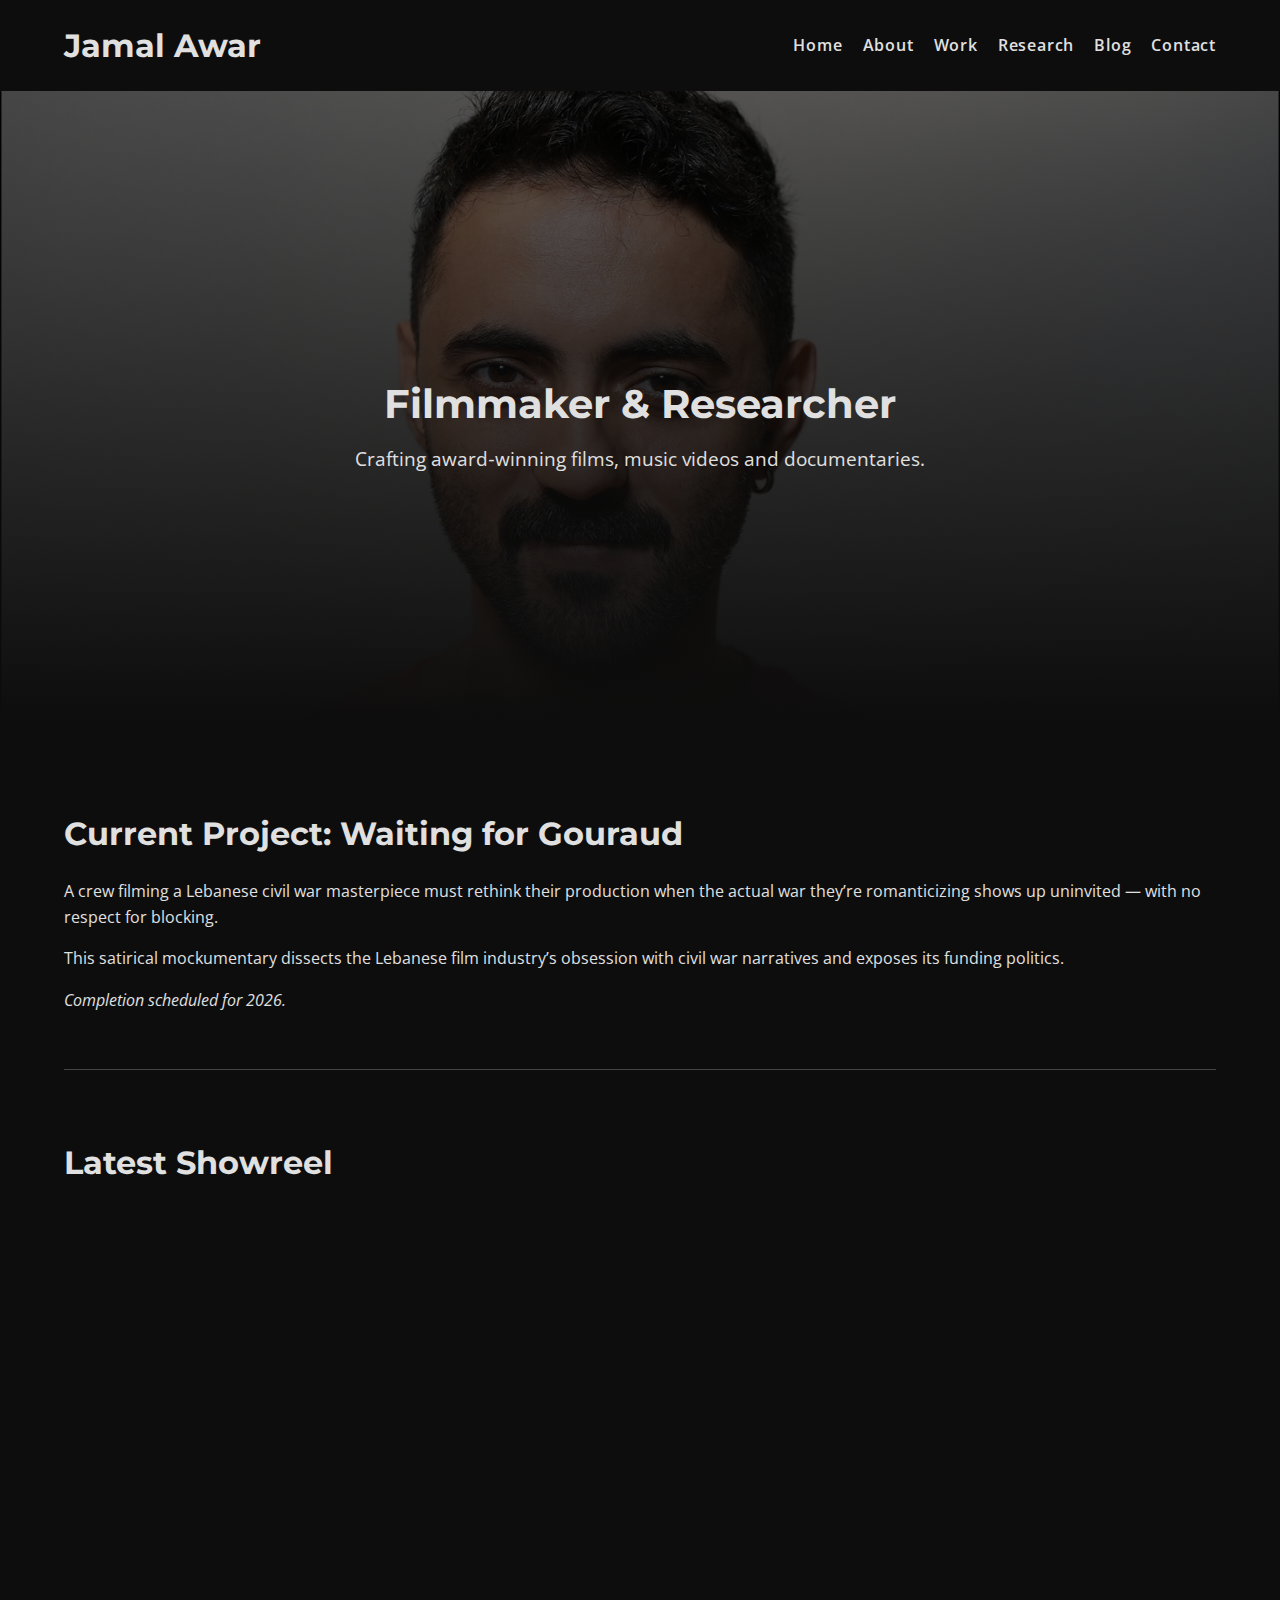
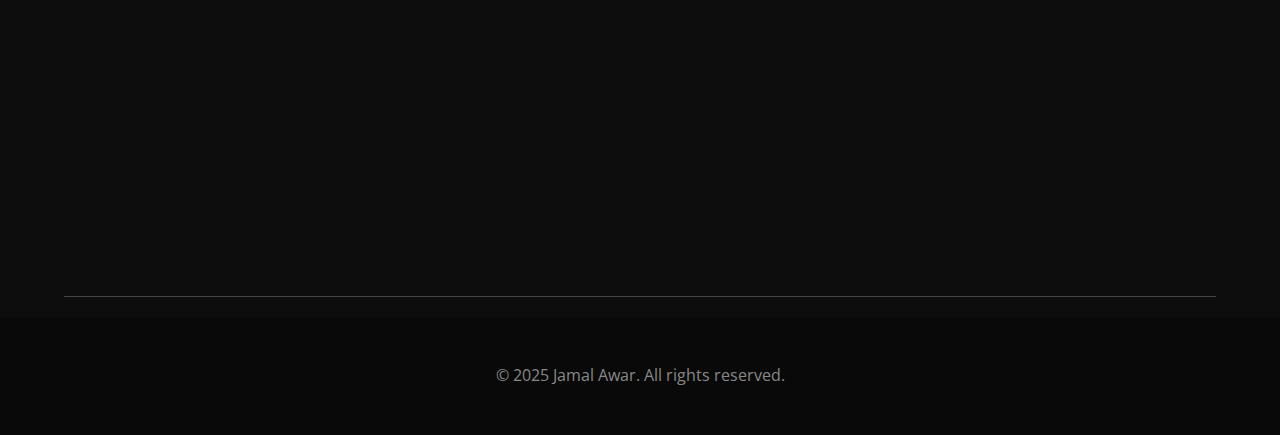
<file: index.html>
<!DOCTYPE html>
<html lang="en">
<head>
  <meta charset="UTF-8">
  <meta name="viewport" content="width=device-width, initial-scale=1.0">
  <title>Jamal Awar - Filmmaker & Researcher</title>
  <link rel="stylesheet" href="css/style.css">
</head>
<body>
  <header class="container">
    <h1>Jamal Awar</h1>
    <nav>
      <ul>
        <li><a href="index.html">Home</a></li>
        <li><a href="about.html">About</a></li>
        <li><a href="portfolio.html">Work</a></li>
        <li><a href="research.html">Research</a></li>
        <li><a href="blog.html">Blog</a></li>
        <li><a href="contact.html">Contact</a></li>
      </ul>
    </nav>
  </header>
  <div class="hero">
    <div>
      <h2>Filmmaker & Researcher</h2>
      <p>Crafting award‑winning films, music videos and documentaries.</p>
    </div>
  </div>
  <div class="container">
    <section class="section">
      <h2>Current Project: Waiting for Gouraud</h2>
      <p>A crew filming a Lebanese civil war masterpiece must rethink their production when the actual war they’re romanticizing shows up uninvited — with no respect for blocking.</p>
      <p>This satirical mockumentary dissects the Lebanese film industry’s obsession with civil war narratives and exposes its funding politics.</p>
      <p><em>Completion scheduled for 2026.</em></p>
    </section>
    <section class="section">
      <h2>Latest Showreel</h2>
      <div style="position: relative; padding-bottom: 56.25%; height: 0; overflow: hidden;">
        <!-- Vimeo embed: replace VIDEO_ID when available -->
        <iframe src="https://player.vimeo.com/video/856769164" style="position: absolute; top:0; left:0; width:100%; height:100%;" frameborder="0" allow="autoplay; fullscreen; picture-in-picture" allowfullscreen></iframe>
      </div>
    </section>
  </div>
  <footer>
    <p>&copy; 2025 Jamal Awar. All rights reserved.</p>
  </footer>
</body>
</html>
</file>
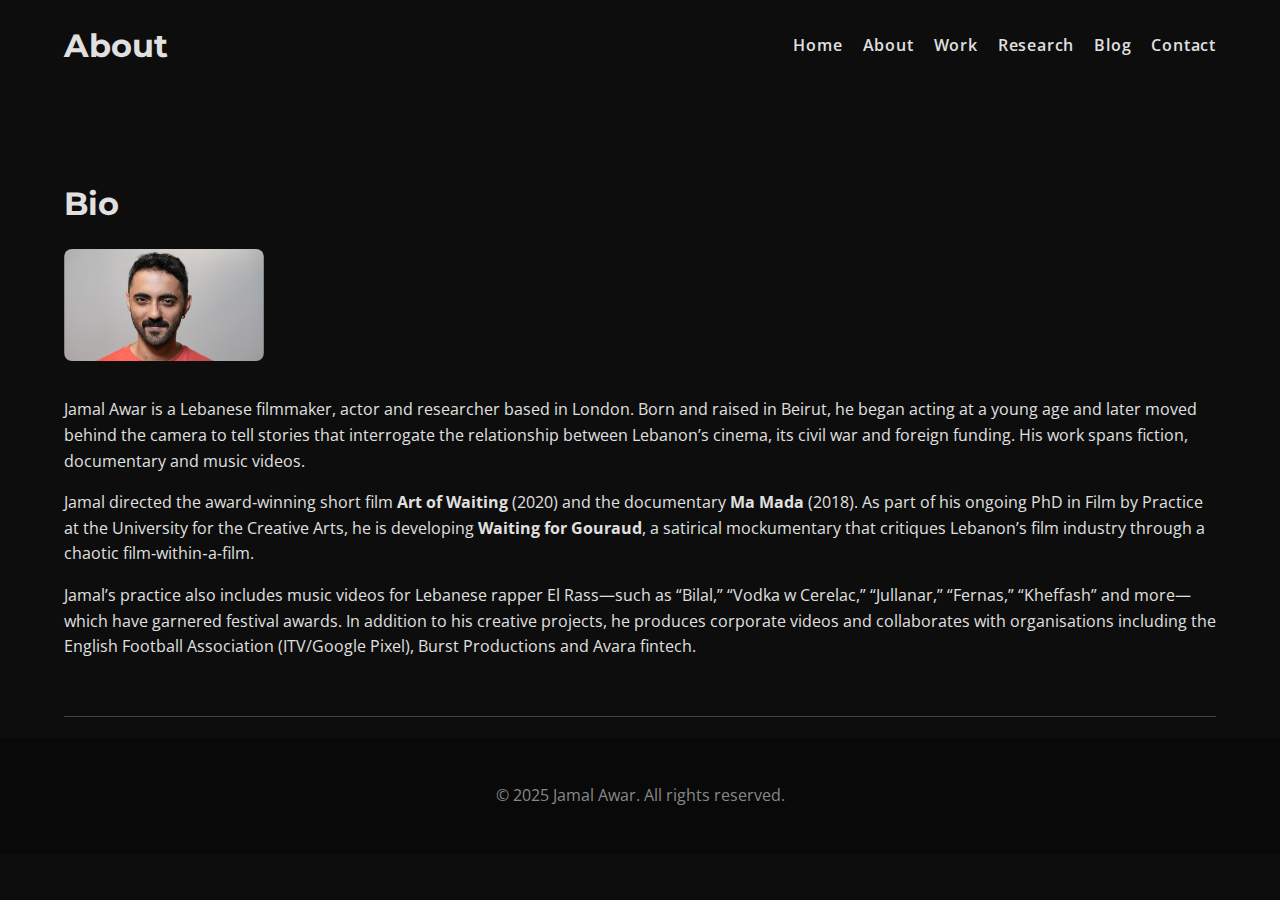
<file: about.html>
<!DOCTYPE html>
<html lang="en">
<head>
  <meta charset="UTF-8">
  <meta name="viewport" content="width=device-width, initial-scale=1.0">
  <title>About - Jamal Awar</title>
  <link rel="stylesheet" href="css/style.css">
</head>
<body>
  <header class="container">
    <h1>About</h1>
    <nav>
      <ul>
        <li><a href="index.html">Home</a></li>
        <li><a href="about.html">About</a></li>
        <li><a href="portfolio.html">Work</a></li>
        <li><a href="research.html">Research</a></li>
        <li><a href="blog.html">Blog</a></li>
        <li><a href="contact.html">Contact</a></li>
      </ul>
    </nav>
  </header>
  <div class="container">
    <section class="section">
      <h2>Bio</h2>
      <div style="display: flex; flex-wrap: wrap; gap: 20px; align-items: flex-start;">
        <img src="images/headshot.jpg" alt="Jamal Awar headshot" style="max-width: 200px; border-radius: 8px;" />
        <div>
          <p>Jamal Awar is a Lebanese filmmaker, actor and researcher based in London. Born and raised in Beirut, he began acting at a young age and later moved behind the camera to tell stories that interrogate the relationship between Lebanon’s cinema, its civil war and foreign funding. His work spans fiction, documentary and music videos.</p>
          <p>Jamal directed the award‑winning short film <strong>Art of Waiting</strong> (2020) and the documentary <strong>Ma Mada</strong> (2018). As part of his ongoing PhD in Film by Practice at the University for the Creative Arts, he is developing <strong>Waiting for Gouraud</strong>, a satirical mockumentary that critiques Lebanon’s film industry through a chaotic film‑within‑a‑film.</p>
          <p>Jamal’s practice also includes music videos for Lebanese rapper El Rass—such as “Bilal,” “Vodka w Cerelac,” “Jullanar,” “Fernas,” “Kheffash” and more—which have garnered festival awards. In addition to his creative projects, he produces corporate videos and collaborates with organisations including the English Football Association (ITV/Google Pixel), Burst Productions and Avara fintech.</p>
        </div>
      </div>
    </section>
  </div>
  <footer>
    <p>&copy; 2025 Jamal Awar. All rights reserved.</p>
  </footer>
</body>
</html>
</file>
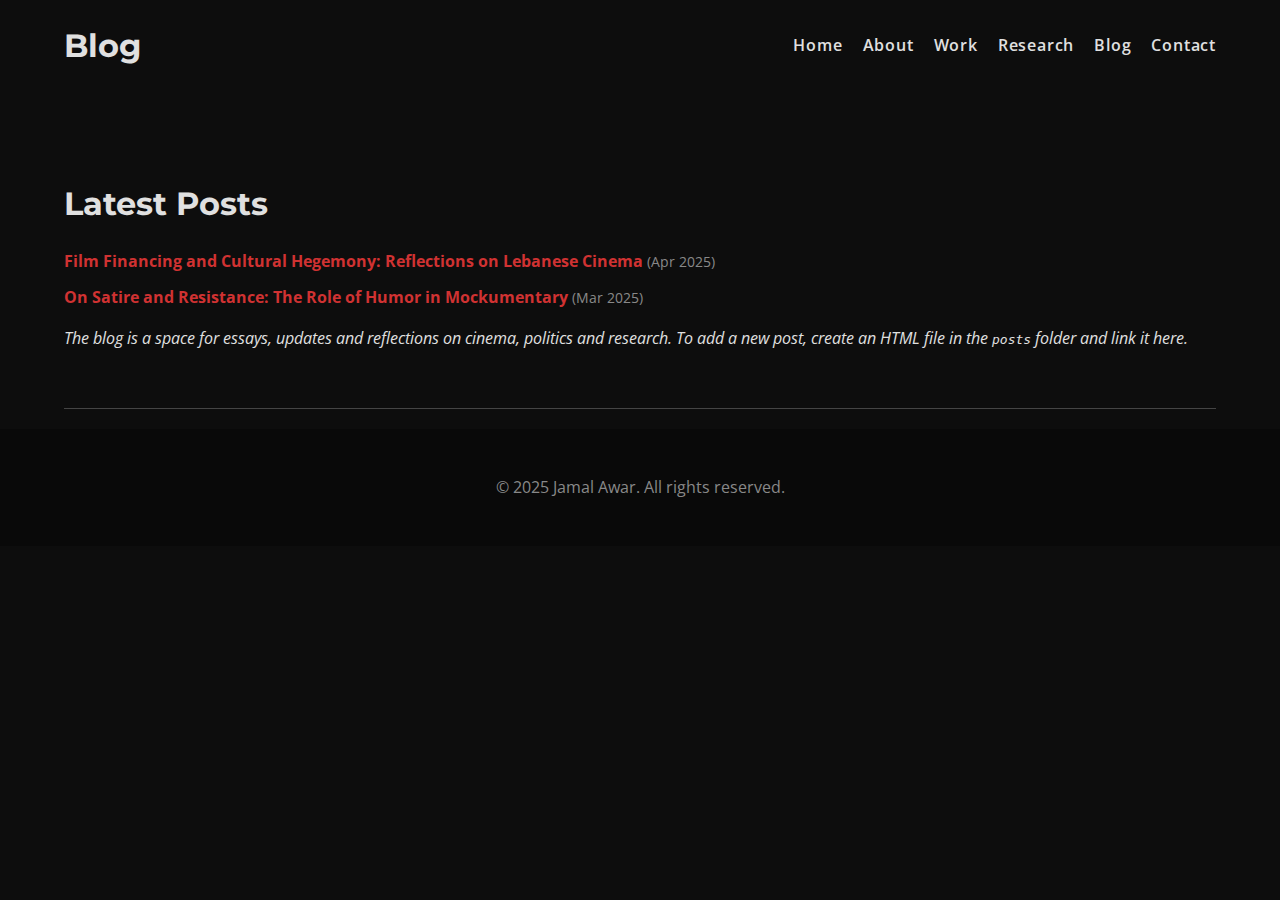
<file: blog.html>
<!DOCTYPE html>
<html lang="en">
<head>
  <meta charset="UTF-8">
  <meta name="viewport" content="width=device-width, initial-scale=1.0">
  <title>Blog - Jamal Awar</title>
  <link rel="stylesheet" href="css/style.css">
</head>
<body>
  <header class="container">
    <h1>Blog</h1>
    <nav>
      <ul>
        <li><a href="index.html">Home</a></li>
        <li><a href="about.html">About</a></li>
        <li><a href="portfolio.html">Work</a></li>
        <li><a href="research.html">Research</a></li>
        <li><a href="blog.html">Blog</a></li>
        <li><a href="contact.html">Contact</a></li>
      </ul>
    </nav>
  </header>
  <div class="container">
    <section class="section">
      <h2>Latest Posts</h2>
      <ul class="blog-list">
        <li><a href="posts/first-post.html">Film Financing and Cultural Hegemony: Reflections on Lebanese Cinema</a> <span style="color: #888; font-size: 0.9rem;">(Apr 2025)</span></li>
        <li><a href="posts/second-post.html">On Satire and Resistance: The Role of Humor in Mockumentary</a> <span style="color: #888; font-size: 0.9rem;">(Mar 2025)</span></li>
      </ul>
      <p><em>The blog is a space for essays, updates and reflections on cinema, politics and research. To add a new post, create an HTML file in the <code>posts</code> folder and link it here.</em></p>
    </section>
  </div>
  <footer>
    <p>&copy; 2025 Jamal Awar. All rights reserved.</p>
  </footer>
</body>
</html>
</file>
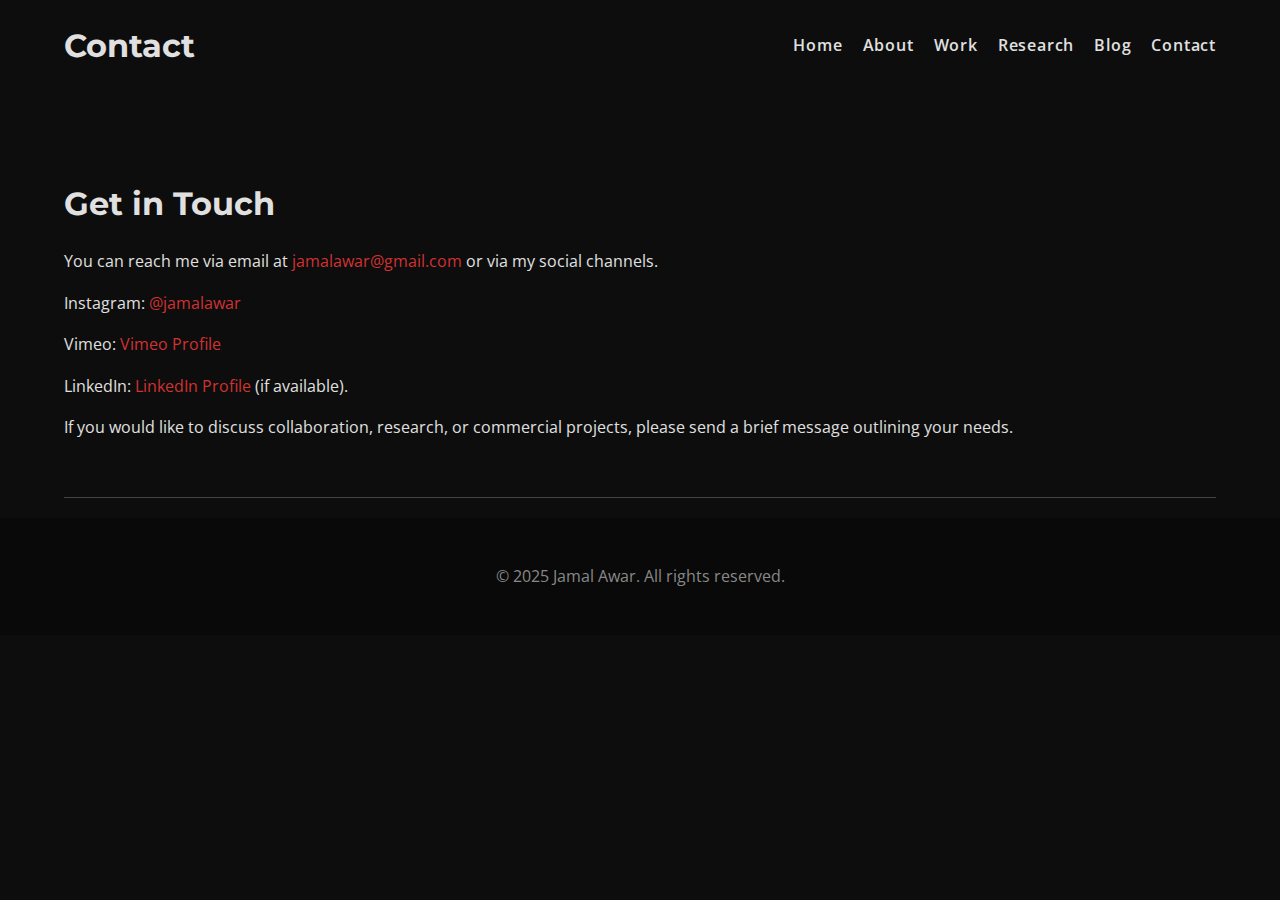
<file: contact.html>
<!DOCTYPE html>
<html lang="en">
<head>
  <meta charset="UTF-8">
  <meta name="viewport" content="width=device-width, initial-scale=1.0">
  <title>Contact - Jamal Awar</title>
  <link rel="stylesheet" href="css/style.css">
</head>
<body>
  <header class="container">
    <h1>Contact</h1>
    <nav>
      <ul>
        <li><a href="index.html">Home</a></li>
        <li><a href="about.html">About</a></li>
        <li><a href="portfolio.html">Work</a></li>
        <li><a href="research.html">Research</a></li>
        <li><a href="blog.html">Blog</a></li>
        <li><a href="contact.html">Contact</a></li>
      </ul>
    </nav>
  </header>
  <div class="container">
    <section class="section">
      <h2>Get in Touch</h2>
      <p>You can reach me via email at <a href="mailto:jamalawar@gmail.com">jamalawar@gmail.com</a> or via my social channels.</p>
      <p>Instagram: <a href="https://www.instagram.com/jamalawar" target="_blank">@jamalawar</a></p>
      <p>Vimeo: <a href="https://vimeo.com/user74767083" target="_blank">Vimeo Profile</a></p>
      <p>LinkedIn: <a href="https://www.linkedin.com/in/jamalawar" target="_blank">LinkedIn Profile</a> (if available).</p>
      <p>If you would like to discuss collaboration, research, or commercial projects, please send a brief message outlining your needs.</p>
    </section>
  </div>
  <footer>
    <p>&copy; 2025 Jamal Awar. All rights reserved.</p>
  </footer>
</body>
</html>
</file>
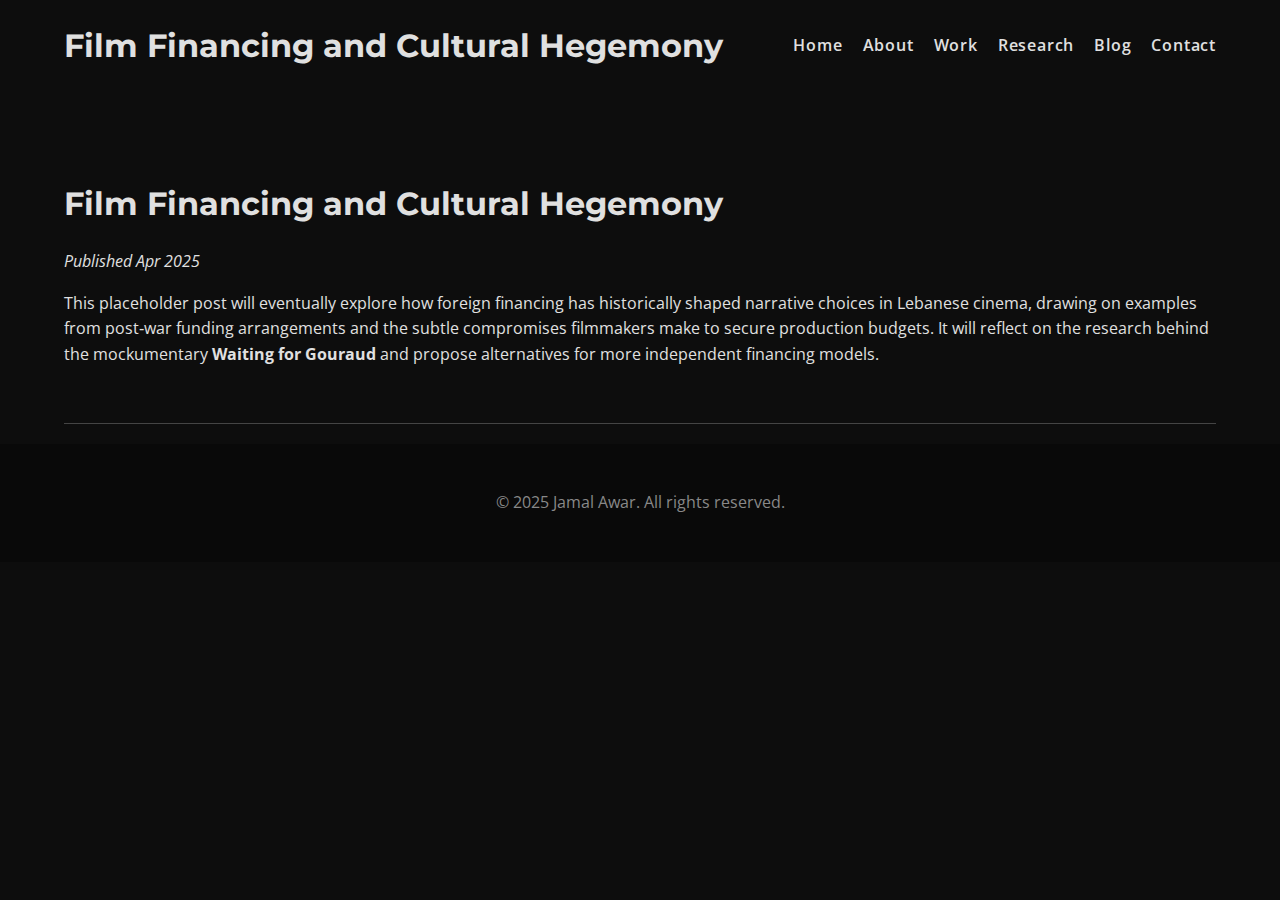
<file: first-post.html>
<!DOCTYPE html>
<html lang="en">
<head>
  <meta charset="UTF-8">
  <meta name="viewport" content="width=device-width, initial-scale=1.0">
  <title>Film Financing and Cultural Hegemony</title>
  <link rel="stylesheet" href="../css/style.css">
</head>
<body>
  <header class="container">
    <h1>Film Financing and Cultural Hegemony</h1>
    <nav>
      <ul>
        <li><a href="../index.html">Home</a></li>
        <li><a href="../about.html">About</a></li>
        <li><a href="../portfolio.html">Work</a></li>
        <li><a href="../research.html">Research</a></li>
        <li><a href="../blog.html">Blog</a></li>
        <li><a href="../contact.html">Contact</a></li>
      </ul>
    </nav>
  </header>
  <div class="container">
    <article class="section">
      <h2>Film Financing and Cultural Hegemony</h2>
      <p><em>Published Apr 2025</em></p>
      <p>This placeholder post will eventually explore how foreign financing has historically shaped narrative choices in Lebanese cinema, drawing on examples from post‑war funding arrangements and the subtle compromises filmmakers make to secure production budgets. It will reflect on the research behind the mockumentary <strong>Waiting for Gouraud</strong> and propose alternatives for more independent financing models.</p>
    </article>
  </div>
  <footer>
    <p>&copy; 2025 Jamal Awar. All rights reserved.</p>
  </footer>
</body>
</html>
</file>
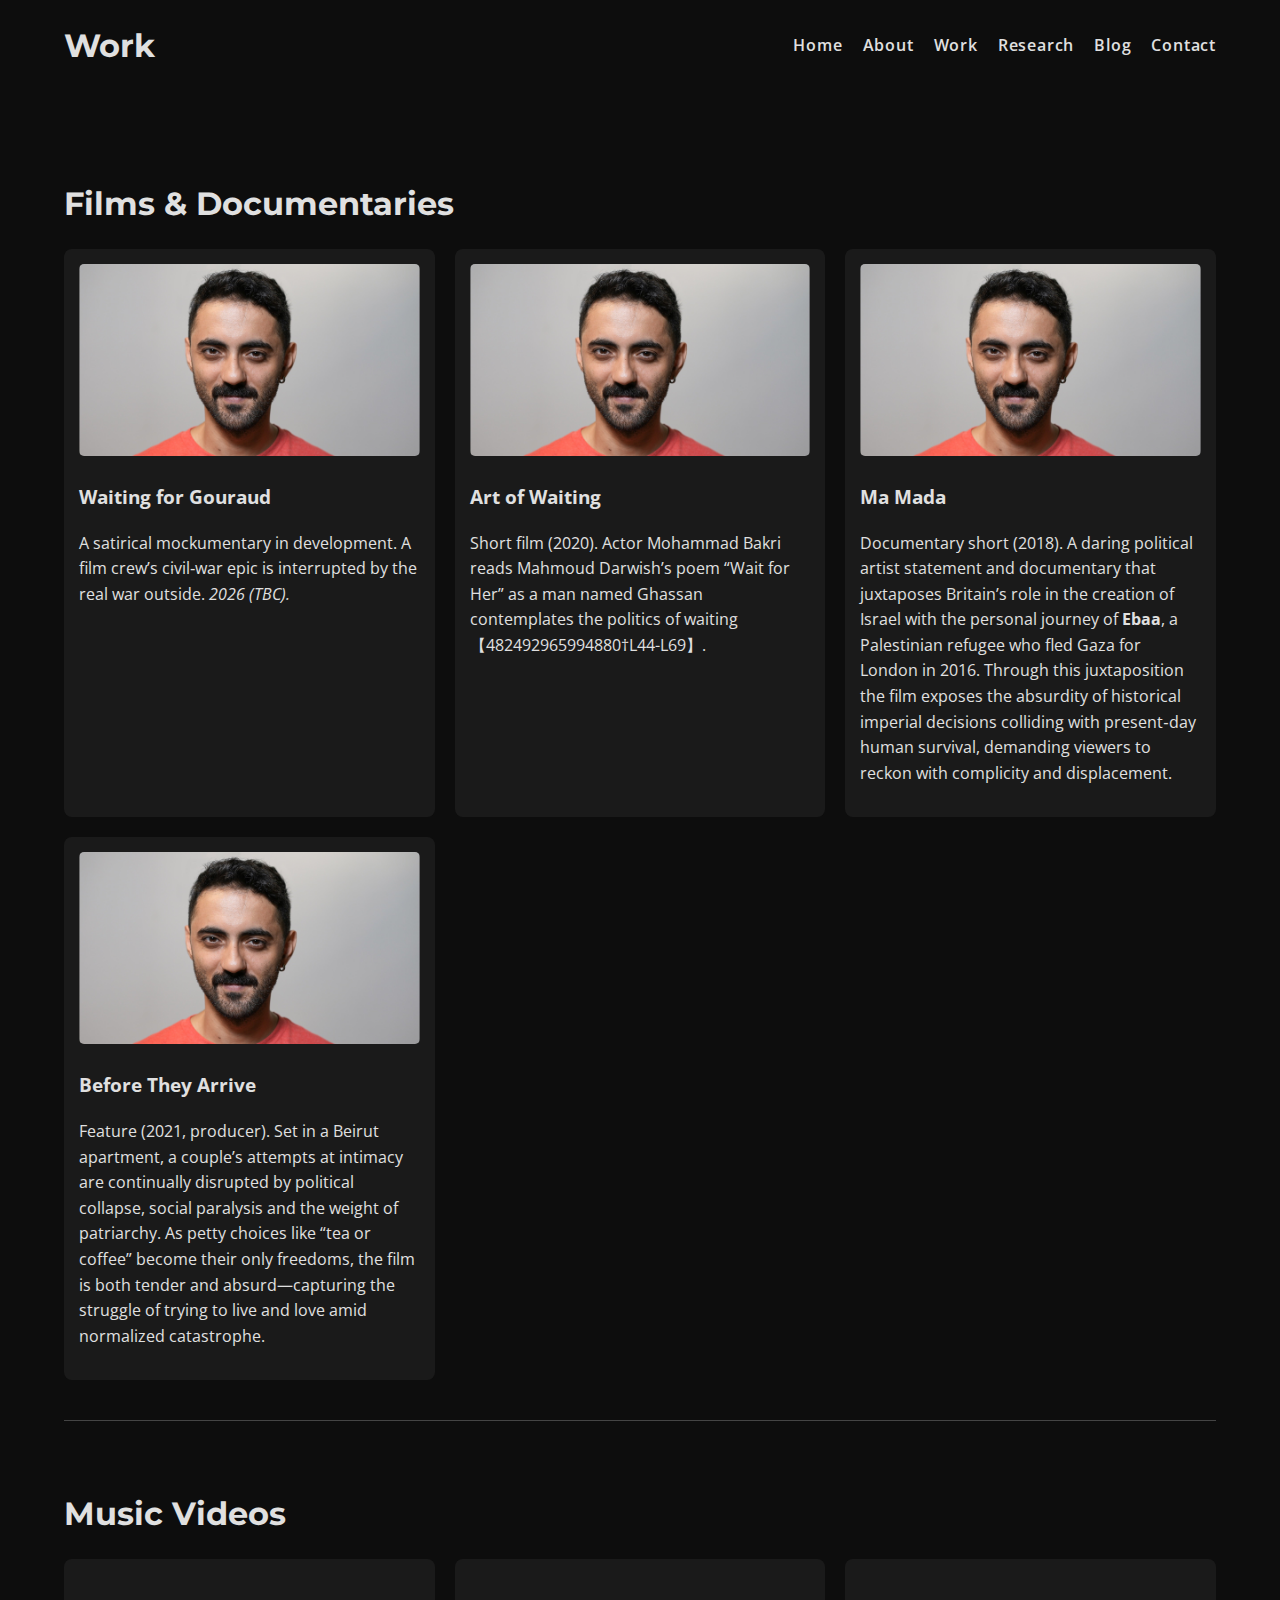
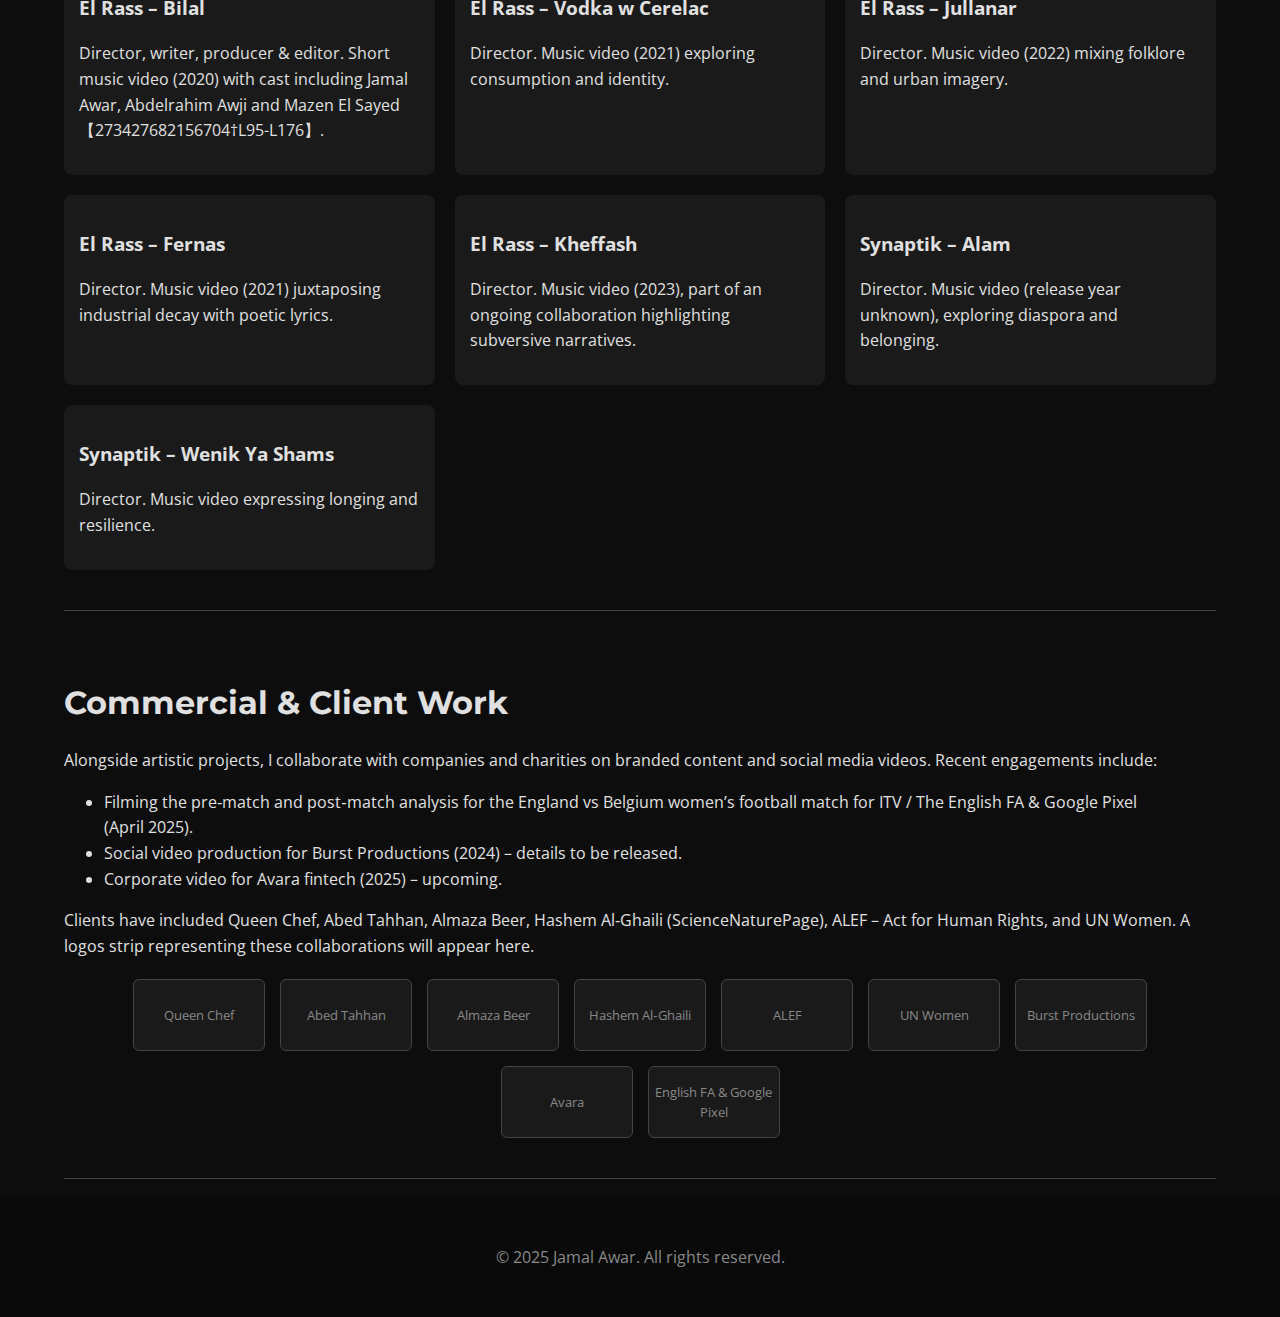
<file: portfolio.html>
<!DOCTYPE html>
<html lang="en">
<head>
  <meta charset="UTF-8">
  <meta name="viewport" content="width=device-width, initial-scale=1.0">
  <title>Work - Jamal Awar</title>
  <link rel="stylesheet" href="css/style.css">
</head>
<body>
  <header class="container">
    <h1>Work</h1>
    <nav>
      <ul>
        <li><a href="index.html">Home</a></li>
        <li><a href="about.html">About</a></li>
        <li><a href="portfolio.html">Work</a></li>
        <li><a href="research.html">Research</a></li>
        <li><a href="blog.html">Blog</a></li>
        <li><a href="contact.html">Contact</a></li>
      </ul>
    </nav>
  </header>
  <div class="container">
    <section class="section">
      <h2>Films & Documentaries</h2>
      <div class="project-grid">
        <div class="project-card">
          <img src="images/headshot.jpg" alt="Waiting for Gouraud thumbnail" />
          <h3>Waiting for Gouraud</h3>
          <p>A satirical mockumentary in development. A film crew’s civil‑war epic is interrupted by the real war outside. <em>2026 (TBC).</em></p>
        </div>
        <div class="project-card">
          <img src="images/headshot.jpg" alt="Art of Waiting thumbnail" />
          <h3>Art of Waiting</h3>
          <p>Short film (2020). Actor Mohammad Bakri reads Mahmoud Darwish’s poem “Wait for Her” as a man named Ghassan contemplates the politics of waiting【482492965994880†L44-L69】.</p>
        </div>
        <div class="project-card">
          <img src="images/headshot.jpg" alt="Ma Mada thumbnail" />
          <h3>Ma Mada</h3>
          <p>Documentary short (2018). A daring political artist statement and documentary that juxtaposes Britain’s role in the creation of Israel with the personal journey of <strong>Ebaa</strong>, a Palestinian refugee who fled Gaza for London in 2016. Through this juxtaposition the film exposes the absurdity of historical imperial decisions colliding with present‑day human survival, demanding viewers to reckon with complicity and displacement.</p>
        </div>
        <div class="project-card">
          <img src="images/headshot.jpg" alt="Before They Arrive thumbnail" />
          <h3>Before They Arrive</h3>
          <p>Feature (2021, producer). Set in a Beirut apartment, a couple’s attempts at intimacy are continually disrupted by political collapse, social paralysis and the weight of patriarchy. As petty choices like “tea or coffee” become their only freedoms, the film is both tender and absurd—capturing the struggle of trying to live and love amid normalized catastrophe.</p>
        </div>
      </div>
    </section>
    <section class="section">
      <h2>Music Videos</h2>
      <div class="project-grid">
        <div class="project-card">
          <h3>El Rass – Bilal</h3>
          <p>Director, writer, producer & editor. Short music video (2020) with cast including Jamal Awar, Abdelrahim Awji and Mazen El Sayed【273427682156704†L95-L176】.</p>
        </div>
        <div class="project-card">
          <h3>El Rass – Vodka w Cerelac</h3>
          <p>Director. Music video (2021) exploring consumption and identity.</p>
        </div>
        <div class="project-card">
          <h3>El Rass – Jullanar</h3>
          <p>Director. Music video (2022) mixing folklore and urban imagery.</p>
        </div>
        <div class="project-card">
          <h3>El Rass – Fernas</h3>
          <p>Director. Music video (2021) juxtaposing industrial decay with poetic lyrics.</p>
        </div>
        <div class="project-card">
          <h3>El Rass – Kheffash</h3>
          <p>Director. Music video (2023), part of an ongoing collaboration highlighting subversive narratives.</p>
        </div>
        <div class="project-card">
          <h3>Synaptik – Alam</h3>
          <p>Director. Music video (release year unknown), exploring diaspora and belonging.</p>
        </div>
        <div class="project-card">
          <h3>Synaptik – Wenik Ya Shams</h3>
          <p>Director. Music video expressing longing and resilience.</p>
        </div>
      </div>
    </section>
    <section class="section">
      <h2>Commercial & Client Work</h2>
      <p>Alongside artistic projects, I collaborate with companies and charities on branded content and social media videos. Recent engagements include:</p>
      <ul>
        <li>Filming the pre‑match and post‑match analysis for the England vs Belgium women’s football match for ITV / The English FA & Google Pixel (April 2025).</li>
        <li>Social video production for Burst Productions (2024) – details to be released.</li>
        <li>Corporate video for Avara fintech (2025) – upcoming.</li>
      </ul>
      <p>Clients have included Queen Chef, Abed Tahhan, Almaza Beer, Hashem Al‑Ghaili (ScienceNaturePage), ALEF – Act for Human Rights, and UN Women. A logos strip representing these collaborations will appear here.</p>
      <div class="logo-row">
        <div class="logo-item">Queen Chef</div>
        <div class="logo-item">Abed Tahhan</div>
        <div class="logo-item">Almaza Beer</div>
        <div class="logo-item">Hashem Al‑Ghaili</div>
        <div class="logo-item">ALEF</div>
        <div class="logo-item">UN Women</div>
        <div class="logo-item">Burst Productions</div>
        <div class="logo-item">Avara</div>
        <div class="logo-item">English FA & Google Pixel</div>
      </div>
    </section>
  </div>
  <footer>
    <p>&copy; 2025 Jamal Awar. All rights reserved.</p>
  </footer>
</body>
</html>
</file>
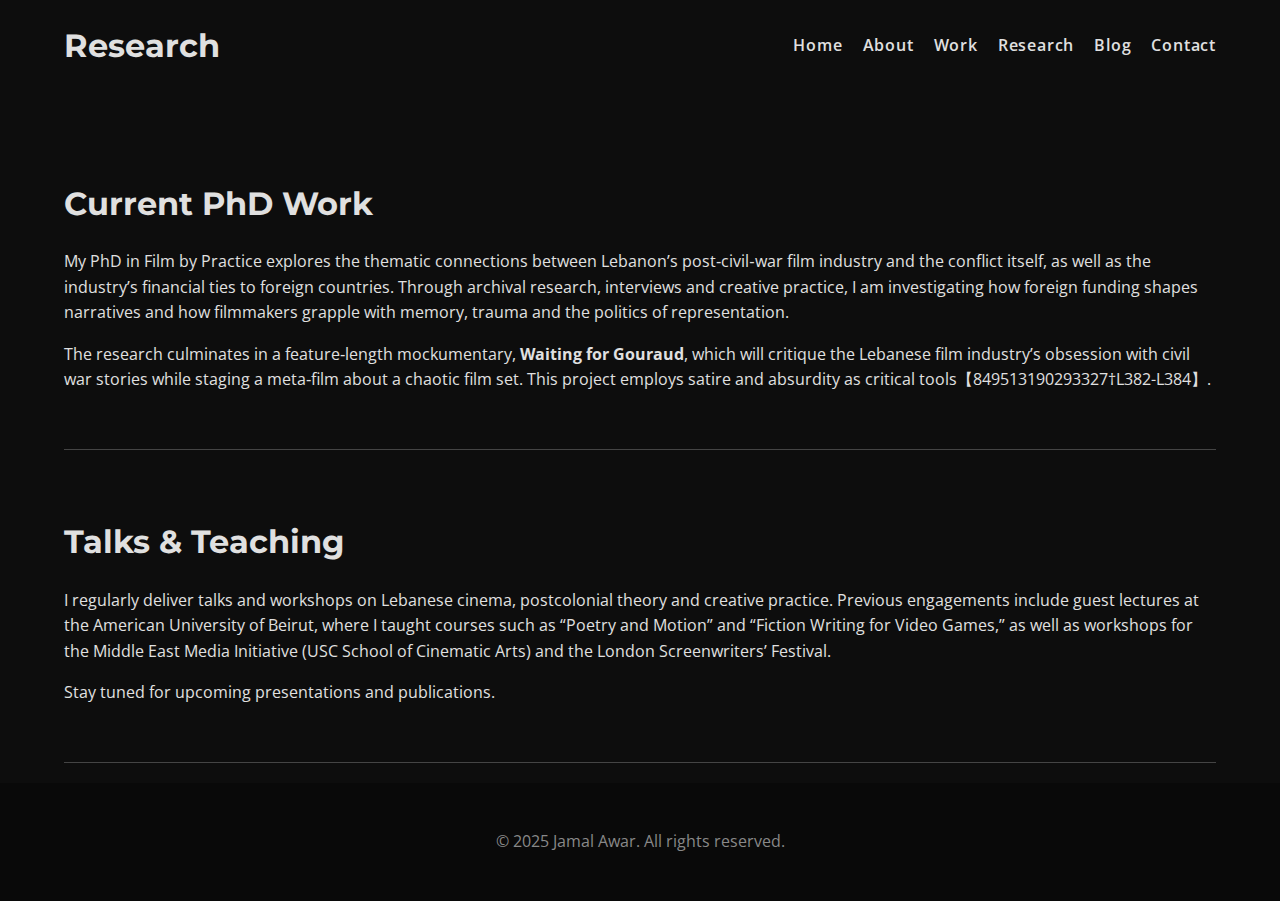
<file: research.html>
<!DOCTYPE html>
<html lang="en">
<head>
  <meta charset="UTF-8">
  <meta name="viewport" content="width=device-width, initial-scale=1.0">
  <title>Research - Jamal Awar</title>
  <link rel="stylesheet" href="css/style.css">
</head>
<body>
  <header class="container">
    <h1>Research</h1>
    <nav>
      <ul>
        <li><a href="index.html">Home</a></li>
        <li><a href="about.html">About</a></li>
        <li><a href="portfolio.html">Work</a></li>
        <li><a href="research.html">Research</a></li>
        <li><a href="blog.html">Blog</a></li>
        <li><a href="contact.html">Contact</a></li>
      </ul>
    </nav>
  </header>
  <div class="container">
    <section class="section">
      <h2>Current PhD Work</h2>
      <p>My PhD in Film by Practice explores the thematic connections between Lebanon’s post‑civil‑war film industry and the conflict itself, as well as the industry’s financial ties to foreign countries. Through archival research, interviews and creative practice, I am investigating how foreign funding shapes narratives and how filmmakers grapple with memory, trauma and the politics of representation.</p>
      <p>The research culminates in a feature‑length mockumentary, <strong>Waiting for Gouraud</strong>, which will critique the Lebanese film industry’s obsession with civil war stories while staging a meta‑film about a chaotic film set. This project employs satire and absurdity as critical tools【849513190293327†L382-L384】.</p>
    </section>
    <section class="section">
      <h2>Talks & Teaching</h2>
      <p>I regularly deliver talks and workshops on Lebanese cinema, postcolonial theory and creative practice. Previous engagements include guest lectures at the American University of Beirut, where I taught courses such as “Poetry and Motion” and “Fiction Writing for Video Games,” as well as workshops for the Middle East Media Initiative (USC School of Cinematic Arts) and the London Screenwriters’ Festival.</p>
      <p>Stay tuned for upcoming presentations and publications.</p>
    </section>
  </div>
  <footer>
    <p>&copy; 2025 Jamal Awar. All rights reserved.</p>
  </footer>
</body>
</html>
</file>
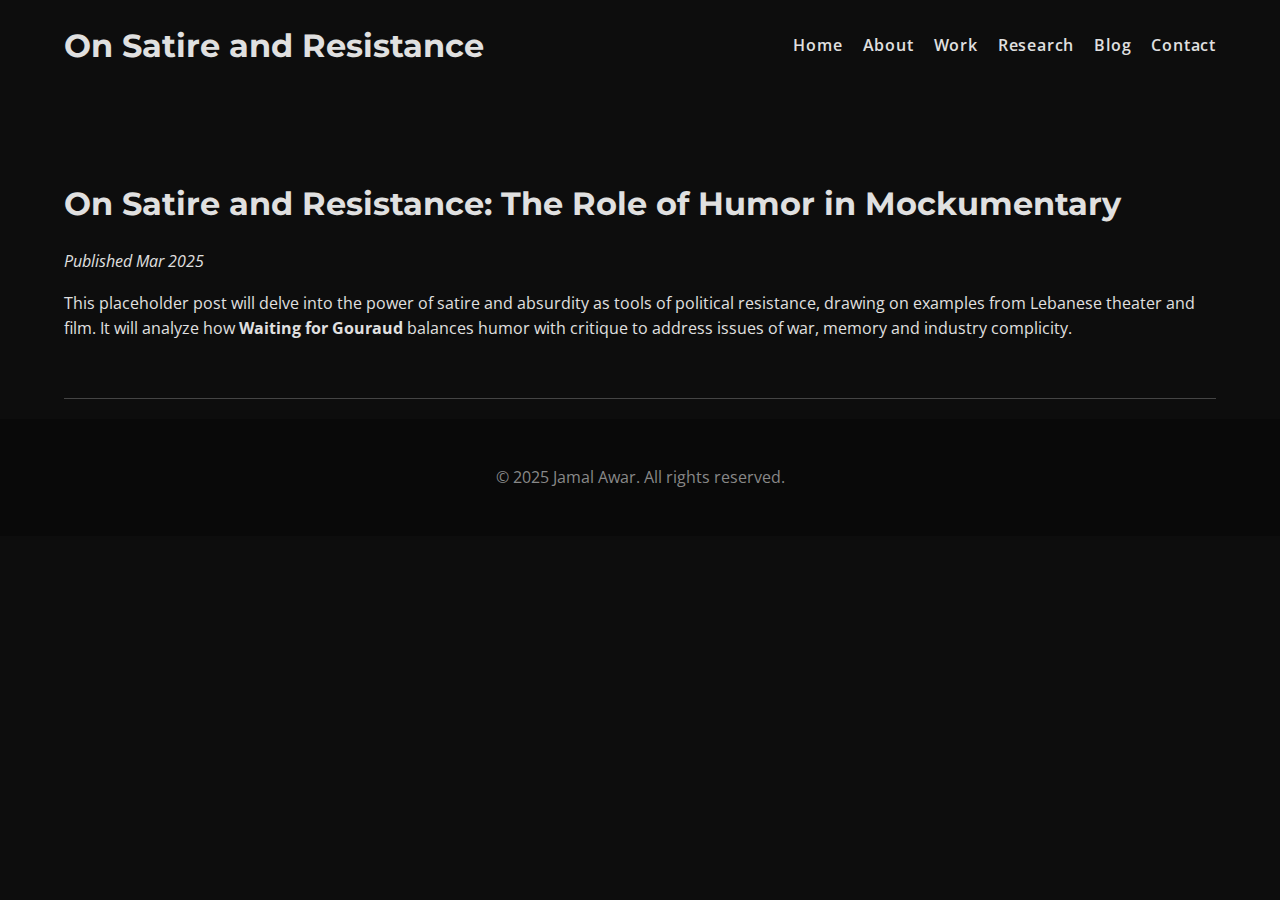
<file: second-post.html>
<!DOCTYPE html>
<html lang="en">
<head>
  <meta charset="UTF-8">
  <meta name="viewport" content="width=device-width, initial-scale=1.0">
  <title>On Satire and Resistance</title>
  <link rel="stylesheet" href="../css/style.css">
</head>
<body>
  <header class="container">
    <h1>On Satire and Resistance</h1>
    <nav>
      <ul>
        <li><a href="../index.html">Home</a></li>
        <li><a href="../about.html">About</a></li>
        <li><a href="../portfolio.html">Work</a></li>
        <li><a href="../research.html">Research</a></li>
        <li><a href="../blog.html">Blog</a></li>
        <li><a href="../contact.html">Contact</a></li>
      </ul>
    </nav>
  </header>
  <div class="container">
    <article class="section">
      <h2>On Satire and Resistance: The Role of Humor in Mockumentary</h2>
      <p><em>Published Mar 2025</em></p>
      <p>This placeholder post will delve into the power of satire and absurdity as tools of political resistance, drawing on examples from Lebanese theater and film. It will analyze how <strong>Waiting for Gouraud</strong> balances humor with critique to address issues of war, memory and industry complicity.</p>
    </article>
  </div>
  <footer>
    <p>&copy; 2025 Jamal Awar. All rights reserved.</p>
  </footer>
</body>
</html>
</file>
<file: css/style.css>
@import url('https://fonts.googleapis.com/css2?family=Montserrat:wght@400;700&family=Open+Sans:wght@400;700&display=swap');

:root {
  --bg-color: #0d0d0d;
  --text-color: #e0e0e0;
  --accent-color: #d03232;
  --light-accent: #444;
  --font-heading: 'Montserrat', sans-serif;
  --font-body: 'Open Sans', sans-serif;
}
body {
  margin: 0;
  padding: 0;
  font-family: var(--font-body);
  background-color: var(--bg-color);
  color: var(--text-color);
  line-height: 1.6;
}
a {
  color: var(--accent-color);
  text-decoration: none;
}
a:hover {
  color: #ff6f61;
}
.container {
  width: 90%;
  max-width: 1200px;
  margin: 0 auto;
  padding: 20px;
}
header {
  display: flex;
  justify-content: space-between;
  align-items: center;
  padding: 20px 0;
}
header h1 {
  font-family: var(--font-heading);
  font-size: 2rem;
  margin: 0;
}
nav ul {
  list-style: none;
  display: flex;
  gap: 20px;
  padding: 0;
  margin: 0;
}
nav ul li a {
  font-weight: 600;
  color: var(--text-color);
  letter-spacing: 0.05rem;
}
nav ul li a:hover {
  color: var(--accent-color);
}
.hero {
  background: linear-gradient(to bottom, rgba(0, 0, 0, 0.6), rgba(13, 13, 13, 1)), url('../images/headshot.jpg') center/cover no-repeat;
  color: var(--text-color);
  height: 70vh;
  display: flex;
  align-items: center;
  justify-content: center;
  text-align: center;
}
.hero h2 {
  font-family: var(--font-heading);
  font-size: 2.5rem;
  margin-bottom: 10px;
}
.hero p {
  max-width: 600px;
  margin: 0 auto;
  font-size: 1.2rem;
  line-height: 1.4;
}
.section {
  padding: 40px 0;
  border-bottom: 1px solid var(--light-accent);
}
.section h2 {
  font-family: var(--font-heading);
  font-size: 2rem;
  margin-bottom: 20px;
}
.project-grid {
  display: grid;
  grid-template-columns: repeat(auto-fill, minmax(300px, 1fr));
  gap: 20px;
}
.project-card {
  background-color: #1a1a1a;
  padding: 15px;
  border-radius: 8px;
  transition: transform 0.3s ease;
}
.project-card:hover {
  transform: translateY(-5px);
}
.project-card img {
  max-width: 100%;
  border-radius: 5px;
}
footer {
  padding: 30px 0;
  text-align: center;
  background-color: #090909;
  color: #888;
}
.blog-list {
  list-style: none;
  padding: 0;
}
.blog-list li {
  margin-bottom: 10px;
}
.blog-list li a {
  color: var(--accent-color);
  font-weight: 700;
}

/* Logo strip styles for client logos */
.logo-row {
  display: flex;
  flex-wrap: wrap;
  justify-content: center;
  gap: 15px;
  margin-top: 20px;
}
.logo-item {
  width: 120px;
  height: 60px;
  background-color: #1a1a1a;
  display: flex;
  align-items: center;
  justify-content: center;
  border-radius: 6px;
  border: 1px solid var(--light-accent);
  color: #888;
  font-size: 0.8rem;
  text-align: center;
  padding: 5px;
}
</file>
